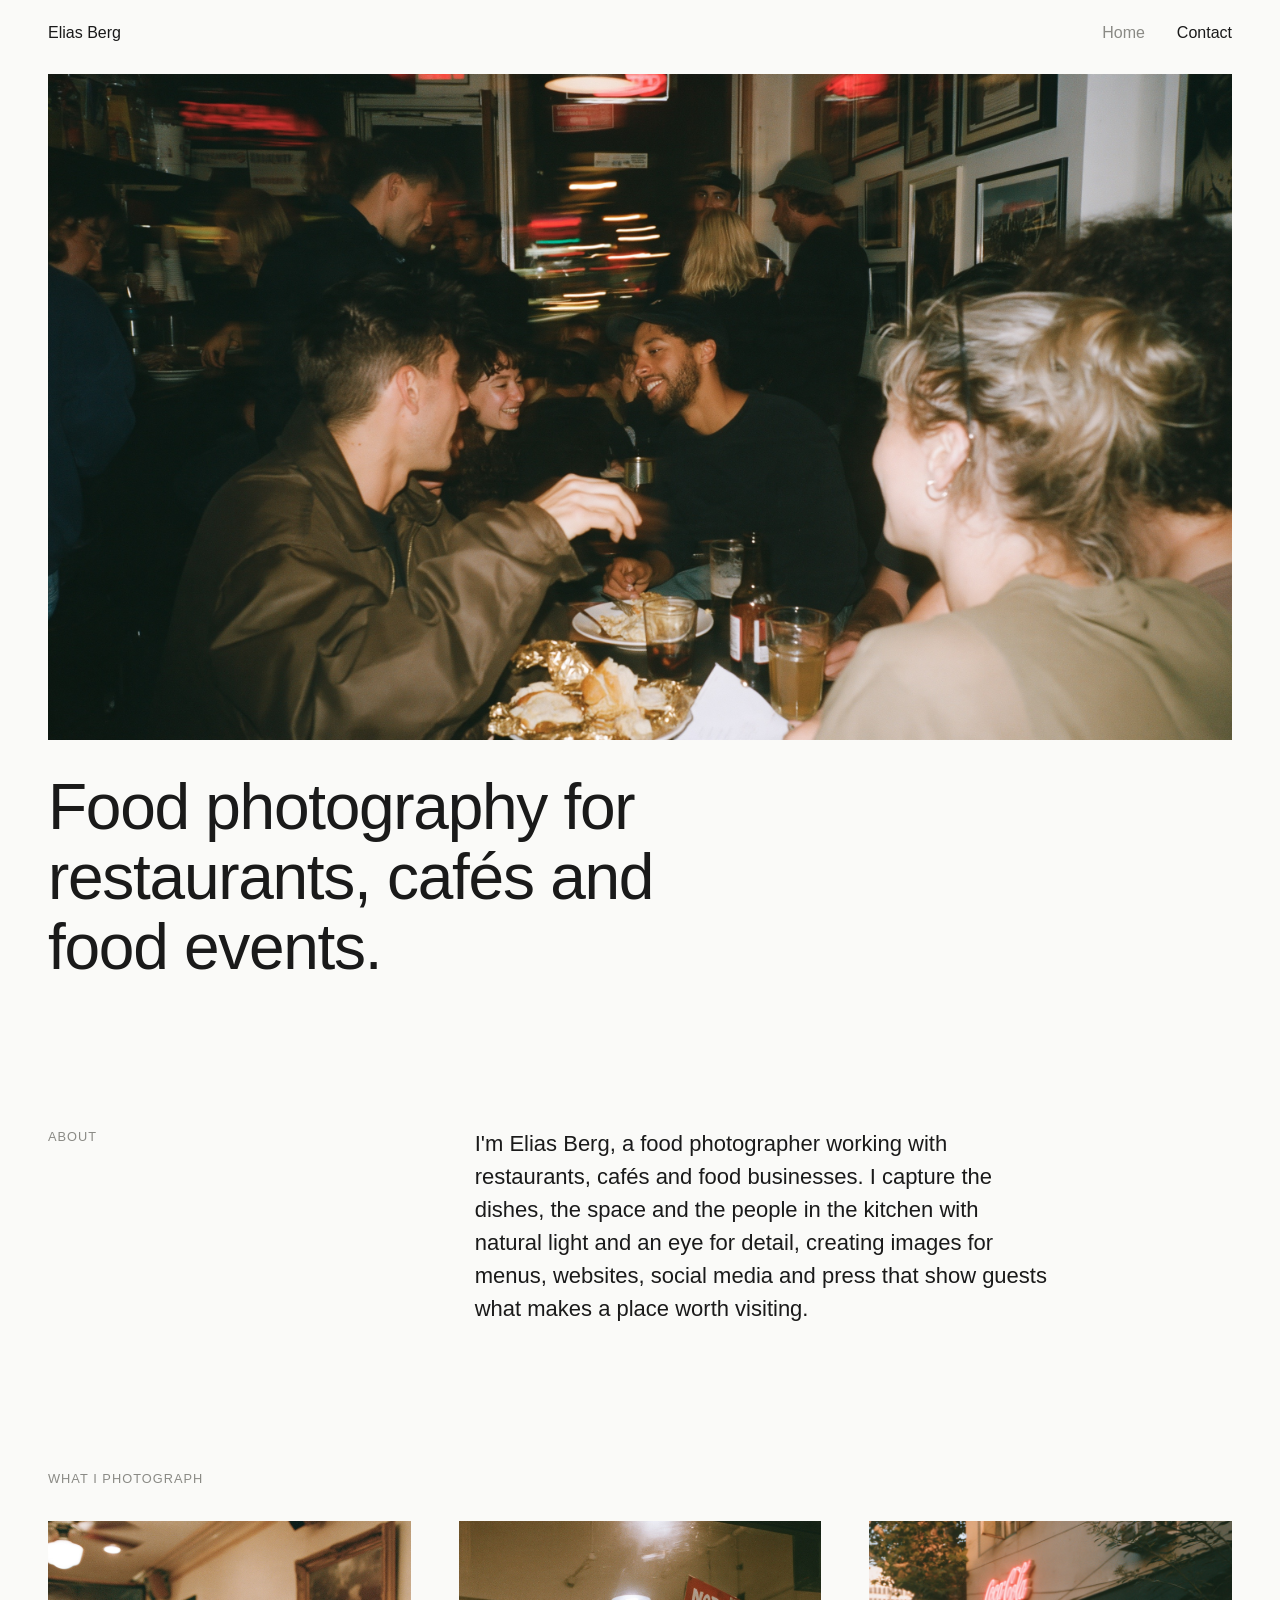
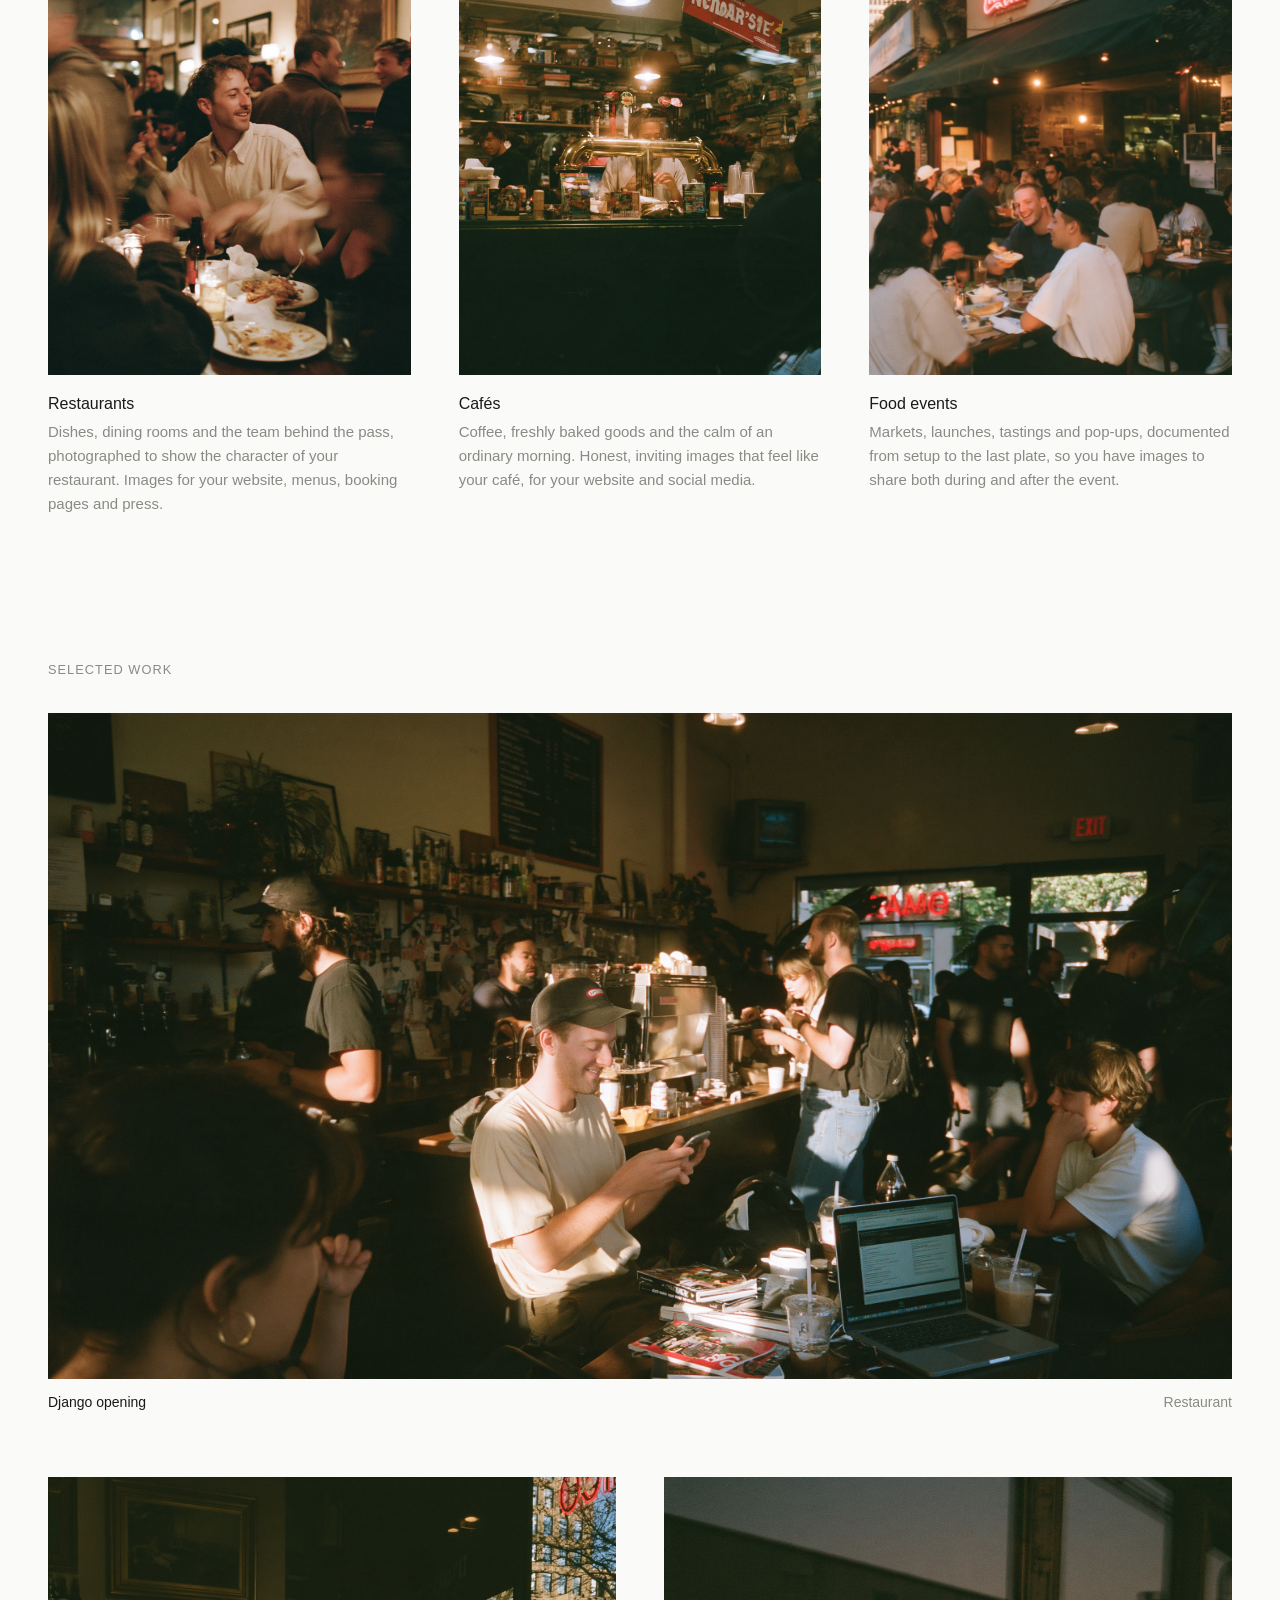
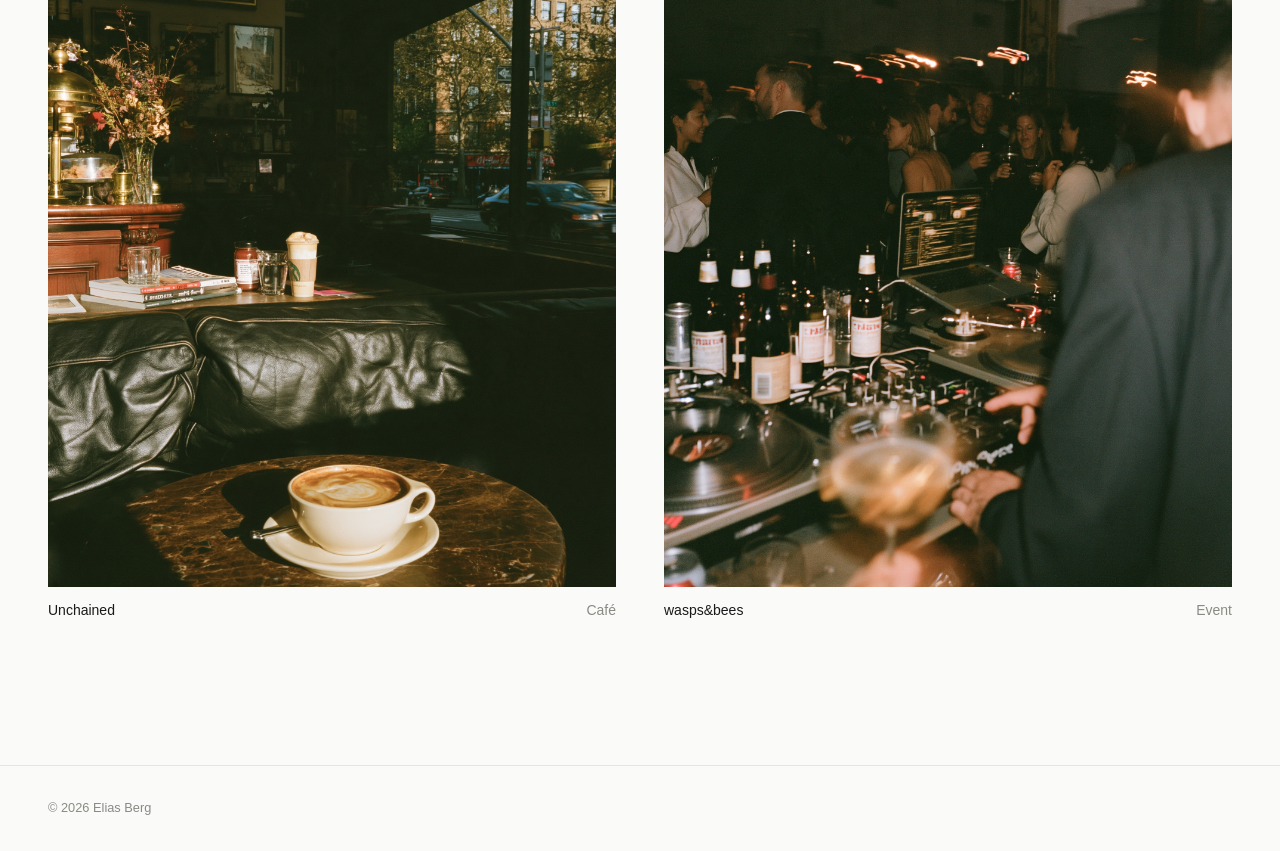
<file: index.html>
<!DOCTYPE html>
<html lang="en">
<head>
  <meta charset="UTF-8">
  <meta name="viewport" content="width=device-width, initial-scale=1.0">
  <meta name="description" content="Elias Berg — food photographer for restaurants, cafés and food events.">
  <title>Elias Berg — Food Photography</title>
  <link rel="stylesheet" href="style.css">
</head>
<body>
  <!--
    WORK SPLIT — HOME PAGE
    Hakim:  Header & navigation, Hero, Footer, Lightbox, images folder
    Stella: About, What I photograph (services), plus the Contact page (contact.html)
    Josef:  Selected work

    Only edit the sections marked with your name. If you need to change
    someone else's section, ask them first so we avoid merge conflicts.
  -->

  <!-- ===== START: Header & navigation (Hakim) — shared with contact.html, keep both in sync ===== -->
  <header class="site-header">
    <a class="logo" href="index.html">Elias Berg</a>
    <button class="nav-toggle" aria-expanded="false" aria-controls="site-nav">Menu</button>
    <nav id="site-nav" class="site-nav">
      <a href="index.html" aria-current="page">Home</a>
      <a href="contact.html">Contact</a>
    </nav>
  </header>
  <!-- ===== END: Header & navigation (Hakim) ===== -->

  <main>
    <!-- ===== START: Hero — main photo and headline about Elias's food photography (Hakim) ===== -->
    <section class="hero">
      <div class="media media--hero">
        <img src="images/hero.jpg" alt="Friends laughing and eating together at a crowded table in a busy, dimly lit restaurant">
      </div>
      <div class="hero-text">
        <h1>Food photography for restaurants, cafés and food events.</h1>
      </div>
    </section>
    <!-- ===== END: Hero (Hakim) ===== -->

    <!-- ===== START: About — short introduction to Elias (Stella) ===== -->
    <section class="intro">
      <h2 class="section-label">About</h2>
      <div class="intro-body">
        <p class="lead">I'm Elias Berg, a food photographer working with restaurants, cafés and food businesses. I capture the dishes, the space and the people in the kitchen with natural light and an eye for detail, creating images for menus, websites, social media and press that show guests what makes a place worth visiting.</p>
      </div>
    </section>
    <!-- ===== END: About (Stella) ===== -->

    <!-- ===== START: What I photograph — restaurants, cafés and food events (Stella) ===== -->
    <section class="services">
      <h2 class="section-label">What I photograph</h2>
      <div class="services-grid">
        <article class="service">
          <div class="media">
            <img src="images/restaurant.jpg" alt="A smiling guest serving food at a busy table in a warmly lit restaurant with framed paintings on the walls">
          </div>
          <h3>Restaurants</h3>
          <p>Dishes, dining rooms and the team behind the pass, photographed to show the character of your restaurant. Images for your website, menus, booking pages and press.</p>
        </article>
        <article class="service">
          <div class="media">
            <img src="images/cafe.jpg" alt="Guests at tables in front of a warmly lit counter with a brass tap and a neon open sign at night">
          </div>
          <h3>Cafés</h3>
          <p>Coffee, freshly baked goods and the calm of an ordinary morning. Honest, inviting images that feel like your café, for your website and social media.</p>
        </article>
        <article class="service">
          <div class="media">
            <img src="images/events.jpg" alt="A crowded outdoor dining scene at dusk, with people sharing plates at long tables under string lights">
          </div>
          <h3>Food events</h3>
          <p>Markets, launches, tastings and pop-ups, documented from setup to the last plate, so you have images to share both during and after the event.</p>
        </article>
      </div>
    </section>
    <!-- ===== END: What I photograph (Stella) ===== -->

    <!-- ===== START: Selected work — three featured photos of Elias's work (Josef) ===== -->
    <section class="featured">
      <h2 class="section-label">Selected work</h2>
      <div class="grid">
        <figure class="project project--wide">
          <div class="media">
            <img src="images/django-opening.jpg" alt="Guests and baristas in a sunlit, busy space, one man smiling at his phone by the espresso bar">
          </div>
          <figcaption><span>Django opening</span><span>Restaurant</span></figcaption>
        </figure>
        <figure class="project">
          <div class="media">
            <img src="images/unchained.jpg" alt="A latte on a marble table beside a leather sofa in a sunlit café, with the street visible through the window">
          </div>
          <figcaption><span>Unchained</span><span>Café</span></figcaption>
        </figure>
        <figure class="project">
          <div class="media">
            <img src="images/wasps-and-bees.jpg" alt="Guests with drinks gathered around a DJ booth with turntables and bottles at an evening event">
          </div>
          <figcaption><span>wasps&amp;bees</span><span>Event</span></figcaption>
        </figure>
      </div>
    </section>
    <!-- ===== END: Selected work (Josef) ===== -->
  </main>

  <!-- ===== START: Footer (Hakim) — shared with contact.html, keep both in sync ===== -->
  <footer class="site-footer">
    <p>&copy; <span id="year"></span> Elias Berg</p>
  </footer>
  <!-- ===== END: Footer (Hakim) ===== -->

  <!-- ===== START: Lightbox — full-screen photo viewer (Hakim) ===== -->
  <div class="lightbox" hidden>
    <button class="lightbox-close" aria-label="Close">Close</button>
    <div class="lightbox-content"></div>
  </div>
  <!-- ===== END: Lightbox (Hakim) ===== -->

  <script src="script.js"></script>
</body>
</html>
</file>
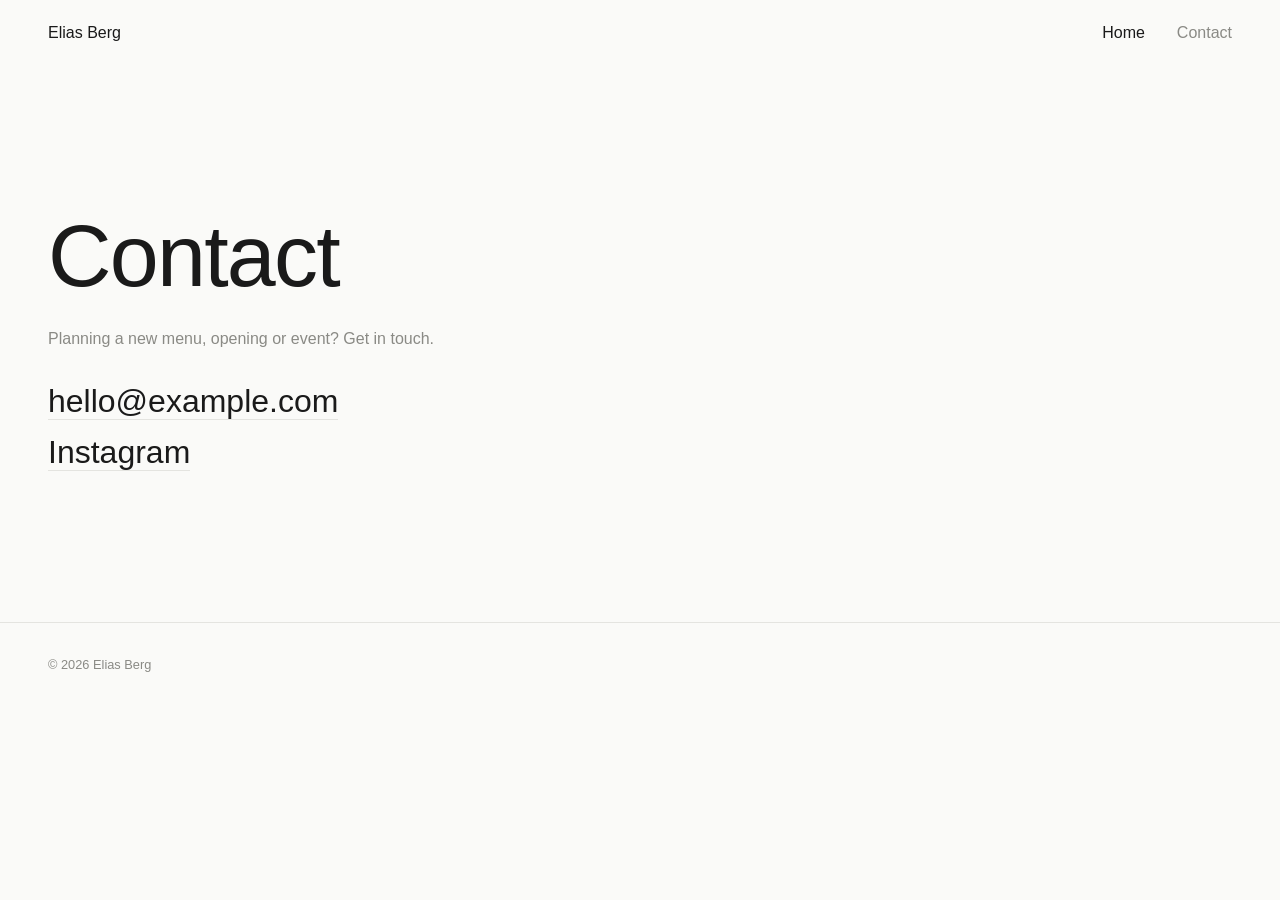
<file: contact.html>
<!DOCTYPE html>
<html lang="en">
<head>
  <meta charset="UTF-8">
  <meta name="viewport" content="width=device-width, initial-scale=1.0">
  <meta name="description" content="Contact Elias Berg — food photographer for restaurants, cafés and food events.">
  <title>Contact — Elias Berg</title>
  <link rel="stylesheet" href="style.css">
</head>
<body>
  <!--
    WORK SPLIT — CONTACT PAGE
    Stella: Contact / Get in touch
    Hakim:  Header & navigation, Footer (shared with index.html)
    Josef:  Selected work (index.html)

    Only edit the sections marked with your name. If you need to change
    someone else's section, ask them first so we avoid merge conflicts.
  -->

  <!-- ===== START: Header & navigation (Hakim) — shared with index.html, keep both in sync ===== -->
  <header class="site-header">
    <a class="logo" href="index.html">Elias Berg</a>
    <button class="nav-toggle" aria-expanded="false" aria-controls="site-nav">Menu</button>
    <nav id="site-nav" class="site-nav">
      <a href="index.html">Home</a>
      <a href="contact.html" aria-current="page">Contact</a>
    </nav>
  </header>
  <!-- ===== END: Header & navigation (Hakim) ===== -->

  <main>
    <!-- ===== START: Contact / Get in touch — email and Instagram (Stella) ===== -->
    <section class="contact contact-page">
      <h1>Contact</h1>
      <p class="contact-lead">Planning a new menu, opening or event? Get in touch.</p>
      <p class="contact-link"><a href="mailto:hello@example.com">hello@example.com</a></p>
      <p class="contact-link"><a href="https://instagram.com/" target="_blank" rel="noopener">Instagram</a></p>
    </section>
    <!-- ===== END: Contact / Get in touch (Stella) ===== -->
  </main>

  <!-- ===== START: Footer (Hakim) — shared with index.html, keep both in sync ===== -->
  <footer class="site-footer">
    <p>&copy; <span id="year"></span> Elias Berg</p>
  </footer>
  <!-- ===== END: Footer (Hakim) ===== -->

  <script src="script.js"></script>
</body>
</html>
</file>
<file: style.css>
:root {
  --bg: #fafaf8;
  --text: #1a1a1a;
  --muted: #8a8a85;
  --line: #e4e4e0;
  --placeholder: #ecebe7;

  --font: "Helvetica Neue", Helvetica, Arial, sans-serif;
  --gutter: clamp(1.25rem, 4vw, 3rem);
  --space: clamp(4rem, 12vw, 9rem);
}

* {
  margin: 0;
  padding: 0;
  box-sizing: border-box;
}

html {
  scroll-behavior: smooth;
}

body {
  background: var(--bg);
  color: var(--text);
  font-family: var(--font);
  font-size: 1rem;
  line-height: 1.6;
  -webkit-font-smoothing: antialiased;
}

a {
  color: inherit;
  text-decoration: none;
}

a:hover {
  color: var(--muted);
}

img {
  display: block;
  max-width: 100%;
}

/* Header */

.site-header {
  position: sticky;
  top: 0;
  z-index: 10;
  display: flex;
  align-items: center;
  justify-content: space-between;
  padding: 1.25rem var(--gutter);
  background: var(--bg);
}

.logo {
  font-weight: 500;
}

.site-nav {
  display: flex;
  gap: 2rem;
}

.site-nav a[aria-current="page"] {
  color: var(--muted);
}

.nav-toggle {
  display: none;
  background: none;
  border: 0;
  font: inherit;
  color: inherit;
  cursor: pointer;
}

/* Sections */

main > section {
  padding: 0 var(--gutter) var(--space);
}

.section-label {
  font-size: 0.8rem;
  font-weight: 400;
  letter-spacing: 0.08em;
  text-transform: uppercase;
  color: var(--muted);
  margin-bottom: 2rem;
}

.lead {
  max-width: 36rem;
  font-size: clamp(1.125rem, 2vw, 1.375rem);
  line-height: 1.5;
}

/* Media */

.media {
  overflow: hidden;
  cursor: zoom-in;
}

.media img,
.media .placeholder {
  width: 100%;
  aspect-ratio: 4 / 5;
  object-fit: cover;
  transition: opacity 0.4s ease;
}

.placeholder {
  background: var(--placeholder);
}

.media:hover img,
.media:hover .placeholder {
  opacity: 0.85;
}

/* Home: hero */

.hero {
  padding-top: 0.5rem;
}

.media--hero {
  cursor: default;
}

.media--hero img,
.media--hero .placeholder {
  aspect-ratio: 16 / 9;
  max-height: 80vh;
}

.media--hero:hover img,
.media--hero:hover .placeholder {
  opacity: 1;
}

.hero-text h1 {
  max-width: 18ch;
  margin-top: 2rem;
  font-size: clamp(2rem, 5vw, 4rem);
  font-weight: 400;
  line-height: 1.1;
  letter-spacing: -0.02em;
}

/* Home: intro and services */

.intro {
  display: grid;
  grid-template-columns: 1fr 2fr;
  gap: var(--gutter);
}

.services-grid {
  display: grid;
  grid-template-columns: repeat(3, 1fr);
  gap: var(--gutter);
}

.service h3 {
  margin-top: 1rem;
  font-size: 1rem;
  font-weight: 500;
}

.service p {
  margin-top: 0.25rem;
  font-size: 0.9375rem;
  color: var(--muted);
}

/* Work grid */

.grid {
  display: grid;
  grid-template-columns: repeat(2, 1fr);
  gap: clamp(2rem, 5vw, 4rem) var(--gutter);
}

.project--wide {
  grid-column: 1 / -1;
}

.project--wide .media img,
.project--wide .media .placeholder {
  aspect-ratio: 16 / 9;
}

figcaption {
  display: flex;
  justify-content: space-between;
  margin-top: 0.75rem;
  font-size: 0.875rem;
}

figcaption span:last-child {
  color: var(--muted);
}

/* Contact */

.contact-page {
  min-height: 60vh;
  padding-top: var(--space);
}

.contact-page h1 {
  margin-bottom: 1.5rem;
  font-size: clamp(2.5rem, 7vw, 5.5rem);
  font-weight: 400;
  line-height: 1.05;
  letter-spacing: -0.02em;
}

.contact-lead {
  max-width: 28rem;
  margin-bottom: 1.5rem;
  color: var(--muted);
}

.contact-link {
  font-size: clamp(1.5rem, 3vw, 2rem);
}

.contact-link a {
  border-bottom: 1px solid var(--line);
}

/* Footer */

.site-footer {
  padding: 2rem var(--gutter);
  border-top: 1px solid var(--line);
  font-size: 0.8rem;
  color: var(--muted);
}

/* Lightbox */

.lightbox {
  position: fixed;
  inset: 0;
  z-index: 20;
  display: flex;
  align-items: center;
  justify-content: center;
  padding: var(--gutter);
  background: var(--bg);
}

.lightbox[hidden] {
  display: none;
}

.lightbox-content {
  width: min(100%, 70rem);
}

.lightbox-content img,
.lightbox-content .placeholder {
  width: 100%;
  max-height: 85vh;
  object-fit: contain;
  aspect-ratio: 3 / 2;
}

.lightbox-close {
  position: absolute;
  top: 1.25rem;
  right: var(--gutter);
  background: none;
  border: 0;
  font: inherit;
  color: inherit;
  cursor: pointer;
}

/* Fade-in on scroll */

.reveal {
  opacity: 0;
  transform: translateY(1.5rem);
  transition: opacity 0.8s ease, transform 0.8s ease;
}

.reveal.is-visible {
  opacity: 1;
  transform: none;
}

/* Tablet */

@media (max-width: 900px) {
  .intro {
    grid-template-columns: 1fr;
    gap: 0;
  }

  .services-grid {
    grid-template-columns: 1fr 1fr;
  }
}

/* Mobile */

@media (max-width: 640px) {
  .nav-toggle {
    display: block;
  }

  .site-nav {
    position: absolute;
    top: 100%;
    left: 0;
    right: 0;
    flex-direction: column;
    gap: 1rem;
    padding: 1rem var(--gutter) 2rem;
    background: var(--bg);
  }

  .site-nav:not(.is-open) {
    display: none;
  }

  .grid,
  .services-grid {
    grid-template-columns: 1fr;
  }

  .media--hero img,
  .media--hero .placeholder {
    aspect-ratio: 4 / 5;
  }
}

@media (prefers-reduced-motion: reduce) {
  html {
    scroll-behavior: auto;
  }

  .reveal {
    opacity: 1;
    transform: none;
    transition: none;
  }
}
</file>
